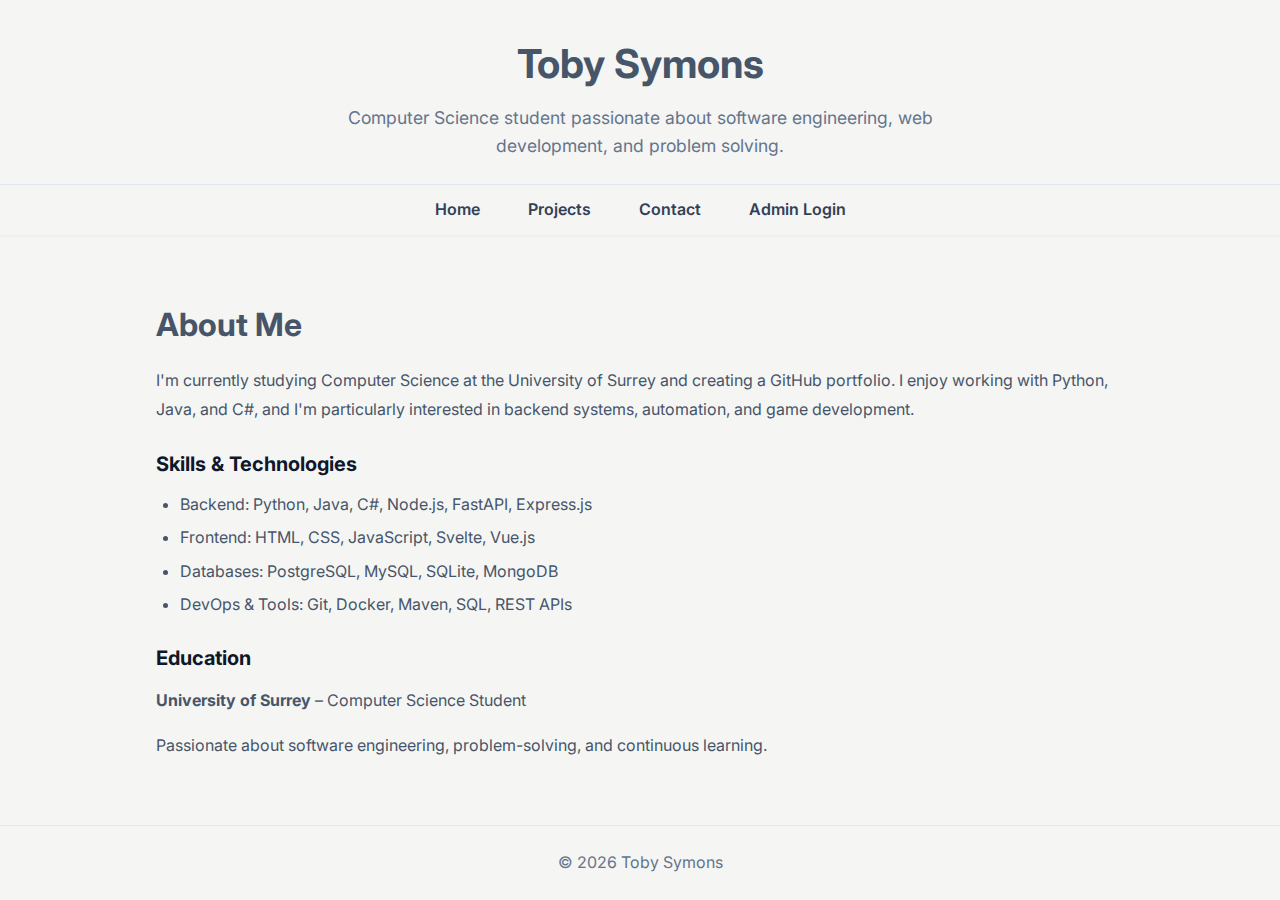
<file: index.html>
<!DOCTYPE html>
<html lang="en">
<head>
  <meta charset="UTF-8" />
  <meta name="viewport" content="width=device-width, initial-scale=1.0" />
  <title>Toby Symons | Portfolio</title>
  <link href="https://fonts.googleapis.com/css2?family=Inter:wght@400;600;800&display=swap" rel="stylesheet">
  <style>
    * {
      margin: 0;
      padding: 0;
      box-sizing: border-box;
    }
    
    body {
      font-family: 'Inter', sans-serif;
      background-color: #f5f5f4;
      color: #334155;
      line-height: 1.6;
    }
  </style>
  <script type="module" crossorigin src="/assets/index-BenlSx1e.js"></script>
  <link rel="stylesheet" crossorigin href="/assets/index-DJ2OShw5.css">
</head>
<body>
  <div id="app"></div>
</body>
</html>
</file>
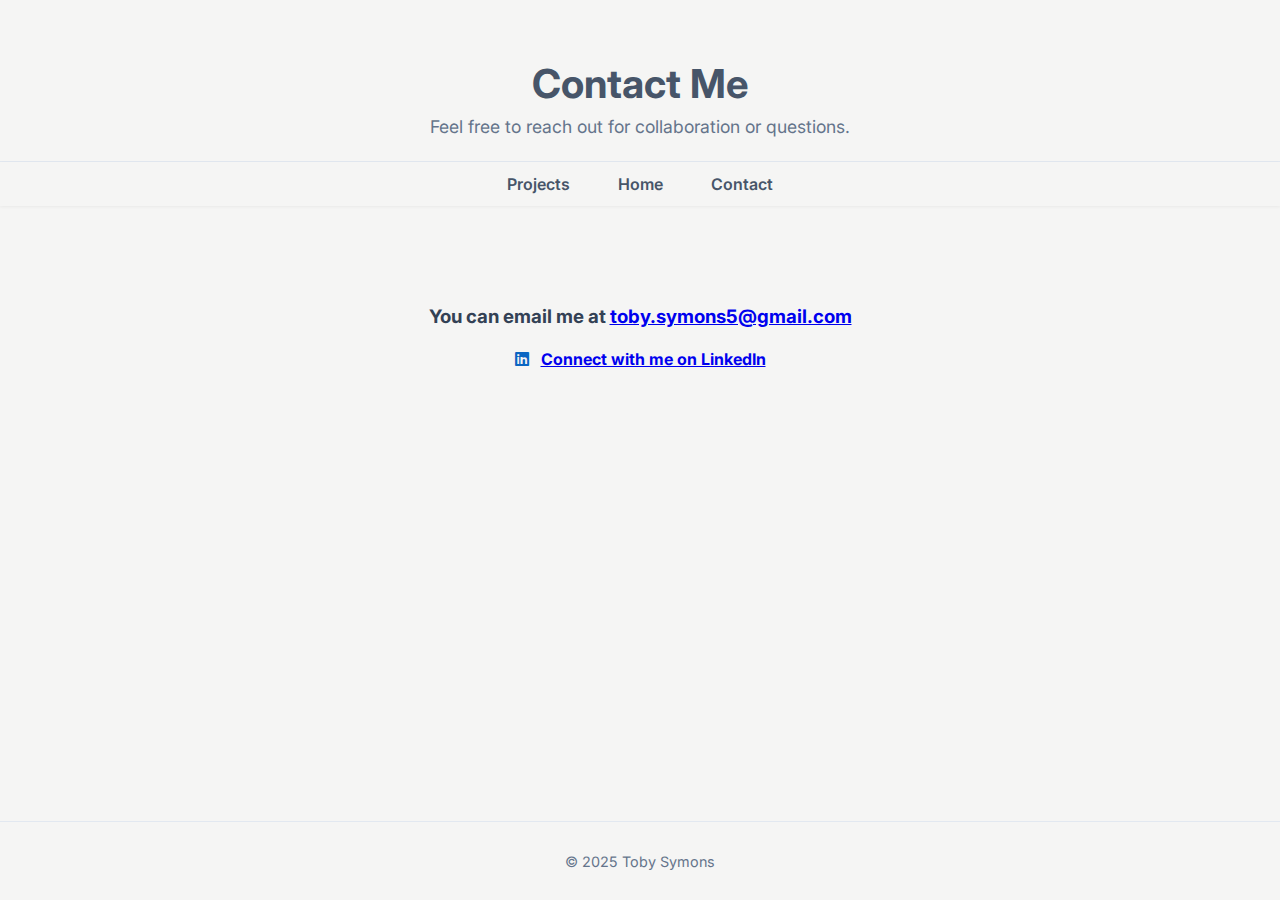
<file: contact.html>
<!DOCTYPE html>
<html lang="en">
<head>
  <meta charset="UTF-8" />
  <meta name="viewport" content="width=device-width, initial-scale=1.0" />
  <title>Toby Symons | Contact</title>
  <link rel="stylesheet" href="styles.css" />
  <link rel="stylesheet" href="https://cdnjs.cloudflare.com/ajax/libs/font-awesome/6.5.0/css/all.min.css">
</head>
<body>
  <div class="wrapper">

    <header>
      <h1>Contact Me</h1>
      <p>Feel free to reach out for collaboration or questions.</p>
    </header>

    <nav>
      <a href="projects.html">Projects</a>
      <a href="index.html">Home</a>
      <a href="contact.html">Contact</a>
    </nav>

    <main>
      <section>
        <h3>
          You can email me at 
          <a href="mailto:toby.symons5@gmail.com">toby.symons5@gmail.com</a>
        </h3>

        <h4>
          <i class="fab fa-linkedin" style="color:#0a66c2; margin-right:8px;"></i>
          <a href="https://www.linkedin.com/in/toby-symons-83961a303" target="_blank" rel="noopener noreferrer">
            Connect with me on LinkedIn
          </a>
        </h4>
      </section>
    </main>

  </div>

  <footer>
    <p>&copy; 2025 Toby Symons</p>
  </footer>
</body>
</html>
</file>
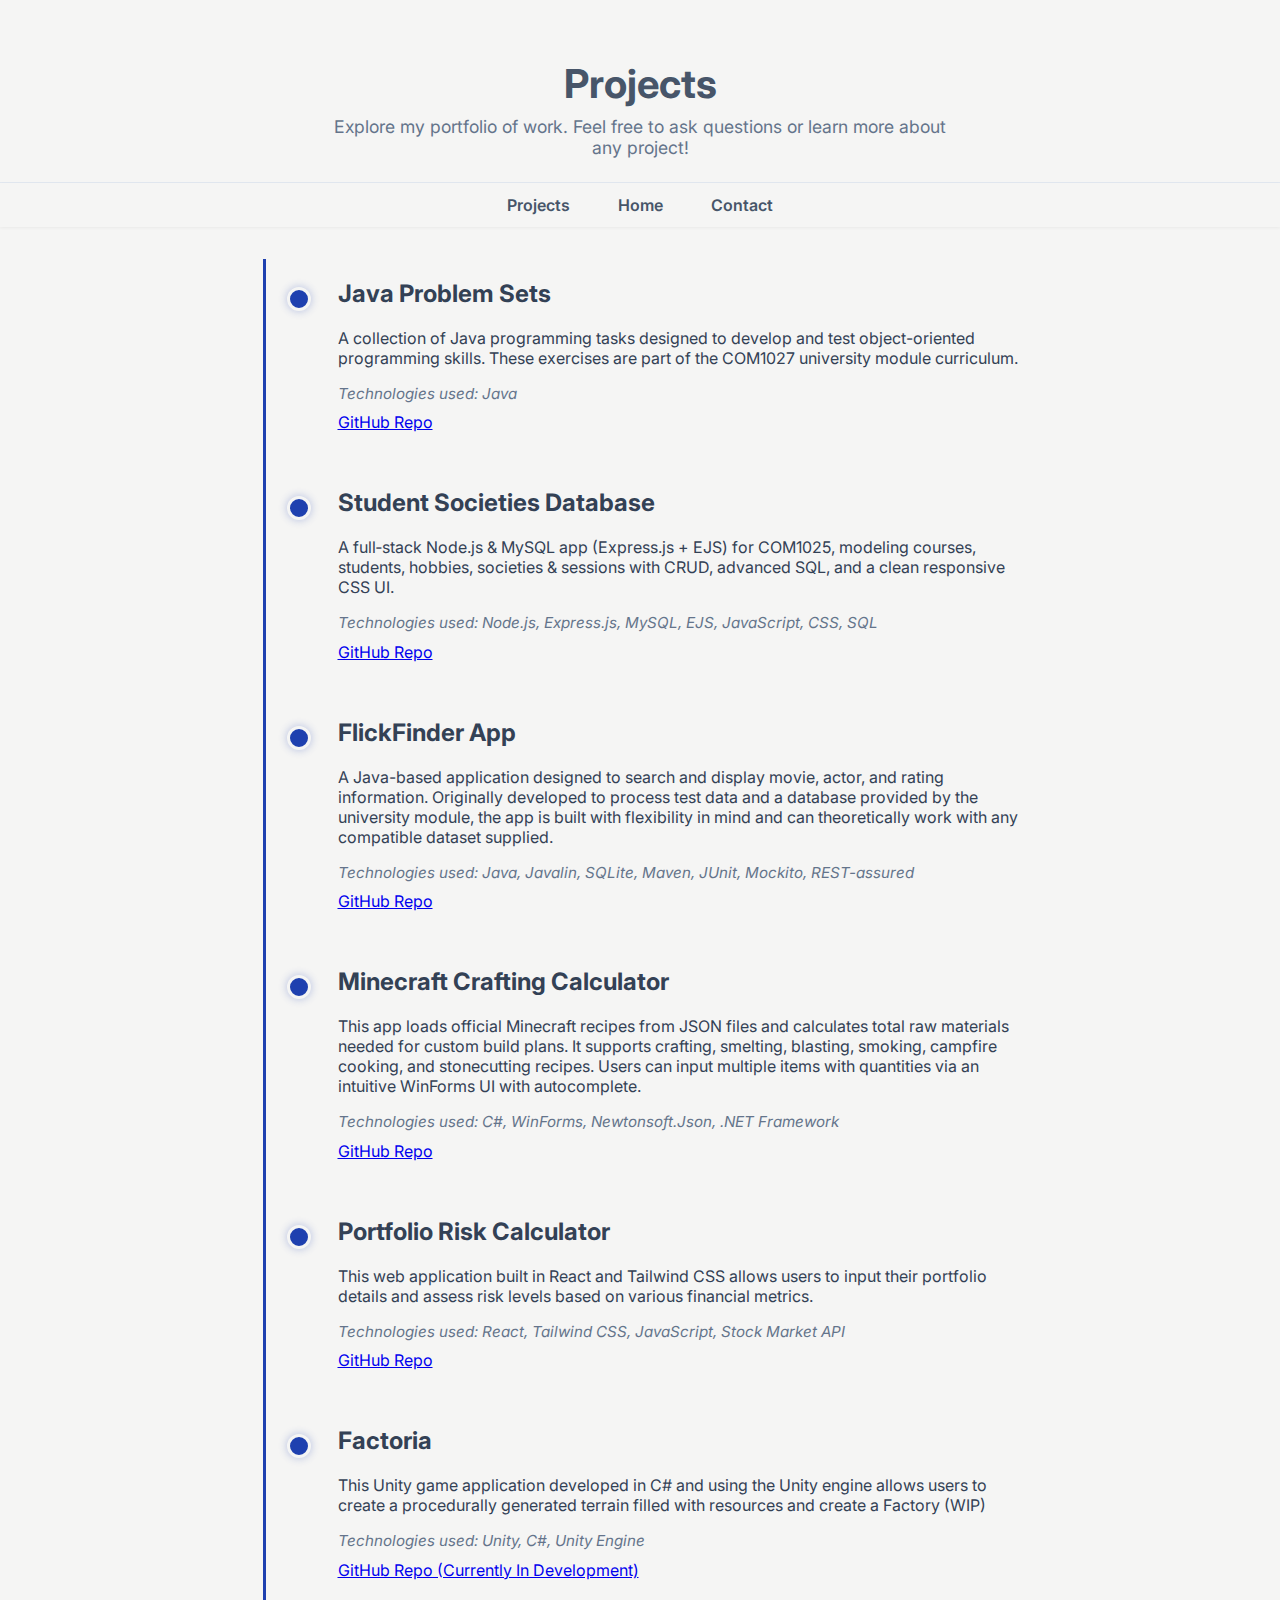
<file: projects.html>
<!DOCTYPE html>
<html lang="en">
<head>
  <meta charset="UTF-8" />
  <meta name="viewport" content="width=device-width, initial-scale=1.0" />
  <title>Toby Symons | Portfolio</title>
  <link rel="stylesheet" href="styles.css" />
  <link href="https://fonts.googleapis.com/css2?family=Inter:wght@400;600;800&display=swap" rel="stylesheet">
</head>
<body>
  <div class="wrapper">

    <header>
      <h1>Projects</h1>
      <p>Explore my portfolio of work. Feel free to ask questions or learn more about any project!</p>
    </header>

    <nav>
      <a href="projects.html">Projects</a>
      <a href="index.html">Home</a>
      <a href="contact.html">Contact</a>
    </nav>

  <div class="timeline">

   <div class="project">
  <h2>Java Problem Sets</h2>
  <p>A collection of Java programming tasks designed to develop and test object-oriented programming skills. These exercises are part of the COM1027 university module curriculum.</p>
  <p class="tech">Technologies used: Java</p>
  <a href="https://github.com/toby-sym/Java-Problem-Sets" target="_blank" rel="noopener">GitHub Repo</a>
</div>

    <div class="project">
      <h2>Student Societies Database</h2>
      <p>A full‑stack Node.js & MySQL app (Express.js + EJS) for COM1025, modeling courses, students, hobbies, societies & sessions with CRUD, advanced SQL, and a clean responsive CSS UI.</p>
      <p class="tech">Technologies used: Node.js, Express.js, MySQL, EJS, JavaScript, CSS, SQL</p>
      <a href="https://github.com/toby-sym/Student-Societies-Database" target="_blank" rel="noopener">GitHub Repo</a>
    </div>

    <div class="project">
      <h2>FlickFinder App</h2>
      <p>A Java-based application designed to search and display movie, actor, and rating information. Originally developed to process test data and a database provided by the university module, the app is built with flexibility in mind and can theoretically work with any compatible dataset supplied.</p>
      <p class="tech">Technologies used: Java, Javalin, SQLite, Maven, JUnit, Mockito, REST-assured</p>
      <a href="https://github.com/toby-sym/Flickfinder-App/" target="_blank" rel="noopener">GitHub Repo</a>
    </div>

    <div class="project">
      <h2>Minecraft Crafting Calculator</h2>
      <p>This app loads official Minecraft recipes from JSON files and calculates total raw materials needed for custom build plans. It supports crafting, smelting, blasting, smoking, campfire cooking, and stonecutting recipes. Users can input multiple items with quantities via an intuitive WinForms UI with autocomplete.</p>
      <p class="tech">Technologies used: C#, WinForms, Newtonsoft.Json, .NET Framework</p>
      <a href="https://github.com/toby-sym/Minecraft-Crafting-Calculator/" target="_blank" rel="noopener">GitHub Repo</a>
    </div>

    <div class="project">
      <h2>Portfolio Risk Calculator</h2>
      <p>This web application built in React and Tailwind CSS allows users to input their portfolio details and assess risk levels based on various financial metrics.</p>
      <p class="tech">Technologies used: React, Tailwind CSS, JavaScript, Stock Market API</p>
      <a href="https://github.com/toby-sym/portfolio-risk-visualiser" target="_blank" rel="noopener">GitHub Repo</a>
    </div>

    <div class="project">
      <h2>Factoria</h2>
      <p>This Unity game application developed in C# and using the Unity engine allows users to create a procedurally generated terrain filled with resources and create a Factory (WIP)</p>
      <p class="tech">Technologies used: Unity, C#, Unity Engine</p>
      <a href="https://github.com/toby-sym/Factoria" target="_blank" rel="noopener">GitHub Repo (Currently In Development)</a>
    </div>


  </div>
</body>
</html>
</file>
<file: assets/index-DJ2OShw5.css>
section.svelte-f7as2o{margin:2rem 0}h2.svelte-f7as2o{font-size:2rem;margin-bottom:1rem;color:#475569}h3.svelte-f7as2o{font-size:1.25rem;margin-top:1.5rem;margin-bottom:.75rem;color:#0f172a}p.svelte-f7as2o{margin-bottom:1rem;line-height:1.8;color:#475569}ul.svelte-f7as2o{margin-left:1.5rem;margin-bottom:1.5rem;color:#475569}li.svelte-f7as2o{margin-bottom:.5rem}@media (max-width: 640px){h2.svelte-f7as2o{font-size:1.5rem}h3.svelte-f7as2o{font-size:1.1rem}}section.svelte-1ro8iuz.svelte-1ro8iuz{margin:2rem 0}h2.svelte-1ro8iuz.svelte-1ro8iuz{font-size:2rem;margin-bottom:.5rem;color:#475569}section.svelte-1ro8iuz>p.svelte-1ro8iuz:first-of-type{font-size:1.1rem;color:#64748b;margin-bottom:1.5rem}.timeline.svelte-1ro8iuz.svelte-1ro8iuz{display:flex;flex-direction:column;gap:2rem}.project.svelte-1ro8iuz.svelte-1ro8iuz{background:#fff;border:1px solid #e2e8f0;border-radius:8px;padding:1.5rem;box-shadow:0 1px 3px #0000000d;transition:box-shadow .3s ease}.project.svelte-1ro8iuz.svelte-1ro8iuz:hover{box-shadow:0 4px 12px #0000001a}.project.svelte-1ro8iuz h3.svelte-1ro8iuz{font-size:1.5rem;margin-bottom:.5rem;color:#0f172a}.project.svelte-1ro8iuz p.svelte-1ro8iuz{margin-bottom:.75rem;line-height:1.6}.tech.svelte-1ro8iuz.svelte-1ro8iuz{font-size:.9rem;color:#64748b;font-style:italic;margin-bottom:1rem!important}.project.svelte-1ro8iuz a.svelte-1ro8iuz{display:inline-block;margin-right:1rem;padding:.5rem 1rem;background-color:#0f172a;color:#fff;text-decoration:none;border-radius:4px;font-weight:600;transition:background-color .3s ease}.project.svelte-1ro8iuz a.svelte-1ro8iuz:hover{background-color:#1e293b}.error.svelte-1ro8iuz.svelte-1ro8iuz{color:#dc2626;background:#fee2e2;padding:1rem;border-radius:4px;border-left:4px solid #dc2626}@media (max-width: 640px){h2.svelte-1ro8iuz.svelte-1ro8iuz{font-size:1.5rem}.project.svelte-1ro8iuz.svelte-1ro8iuz{padding:1rem}.project.svelte-1ro8iuz h3.svelte-1ro8iuz{font-size:1.25rem}}section.svelte-16tsf5e{max-width:400px;margin:3rem auto;background:#fff;border:1px solid #e2e8f0;border-radius:8px;padding:2rem;box-shadow:0 1px 3px #0000000d}h2.svelte-16tsf5e{text-align:center;margin-bottom:2rem;color:#0f172a;font-size:1.5rem}.alert.svelte-16tsf5e{padding:.75rem 1rem;border-radius:4px;margin-bottom:1.5rem;border-left:4px solid}.alert.error.svelte-16tsf5e{background-color:#fee2e2;color:#991b1b;border-left-color:#dc2626}form.svelte-16tsf5e{display:flex;flex-direction:column;gap:1.5rem}.form-group.svelte-16tsf5e{display:flex;flex-direction:column;gap:.5rem}label.svelte-16tsf5e{font-weight:600;color:#0f172a;font-size:.9rem}input.svelte-16tsf5e{padding:.75rem;border:1px solid #cbd5e1;border-radius:4px;font-size:1rem;font-family:inherit;transition:border-color .3s ease}input.svelte-16tsf5e:focus{outline:none;border-color:#0f172a;box-shadow:0 0 0 3px #0f172a1a}input.svelte-16tsf5e:disabled{background-color:#f1f5f9;cursor:not-allowed}button.svelte-16tsf5e{padding:.75rem 1.5rem;background-color:#0f172a;color:#fff;border:none;border-radius:4px;font-weight:600;font-size:1rem;cursor:pointer;transition:background-color .3s ease}button.svelte-16tsf5e:hover:not(:disabled){background-color:#1e293b}button.svelte-16tsf5e:disabled{background-color:#cbd5e1;cursor:not-allowed}section.svelte-ibpt1h.svelte-ibpt1h{max-width:800px;margin:0 auto}h2.svelte-ibpt1h.svelte-ibpt1h{font-size:2rem;margin-bottom:1.5rem;color:#0f172a}h3.svelte-ibpt1h.svelte-ibpt1h{font-size:1.25rem;margin-top:1.5rem;margin-bottom:1rem;color:#0f172a}h4.svelte-ibpt1h.svelte-ibpt1h{font-size:1.1rem;margin-bottom:.5rem;color:#0f172a}.alert.svelte-ibpt1h.svelte-ibpt1h{padding:.75rem 1rem;border-radius:4px;margin-bottom:1.5rem;border-left:4px solid}.alert.error.svelte-ibpt1h.svelte-ibpt1h{background-color:#fee2e2;color:#991b1b;border-left-color:#dc2626}.alert.success.svelte-ibpt1h.svelte-ibpt1h{background-color:#dcfce7;color:#166534;border-left-color:#22c55e}.btn.svelte-ibpt1h.svelte-ibpt1h{padding:.5rem 1rem;border:none;border-radius:4px;font-weight:600;cursor:pointer;font-size:.9rem;transition:all .3s ease}.btn.svelte-ibpt1h.svelte-ibpt1h:disabled{opacity:.5;cursor:not-allowed}.btn-primary.svelte-ibpt1h.svelte-ibpt1h{background-color:#0f172a;color:#fff}.btn-primary.svelte-ibpt1h.svelte-ibpt1h:hover:not(:disabled){background-color:#1e293b}.btn-secondary.svelte-ibpt1h.svelte-ibpt1h{background-color:#cbd5e1;color:#0f172a}.btn-secondary.svelte-ibpt1h.svelte-ibpt1h:hover{background-color:#94a3b8}.btn-small.svelte-ibpt1h.svelte-ibpt1h{padding:.35rem .75rem;font-size:.8rem}.btn-danger.svelte-ibpt1h.svelte-ibpt1h{background-color:#dc2626;color:#fff}.btn-danger.svelte-ibpt1h.svelte-ibpt1h:hover{background-color:#b91c1c}.link-btn.svelte-ibpt1h.svelte-ibpt1h{background:none;border:none;color:#0f172a;text-decoration:underline;cursor:pointer;font-weight:600}.link-btn.svelte-ibpt1h.svelte-ibpt1h:hover{color:#1e293b}.form-container.svelte-ibpt1h.svelte-ibpt1h{background:#fff;border:1px solid #e2e8f0;border-radius:8px;padding:1.5rem;margin-bottom:2rem;box-shadow:0 1px 3px #0000000d}form.svelte-ibpt1h.svelte-ibpt1h{display:flex;flex-direction:column;gap:1rem}.form-group.svelte-ibpt1h.svelte-ibpt1h{display:flex;flex-direction:column;gap:.35rem}.form-group.checkbox.svelte-ibpt1h.svelte-ibpt1h{flex-direction:row;align-items:center}.form-group.checkbox.svelte-ibpt1h input.svelte-ibpt1h{margin:0;width:auto}.form-group.checkbox.svelte-ibpt1h label.svelte-ibpt1h{margin:0}label.svelte-ibpt1h.svelte-ibpt1h{font-weight:600;color:#0f172a;font-size:.9rem}input.svelte-ibpt1h.svelte-ibpt1h,textarea.svelte-ibpt1h.svelte-ibpt1h{padding:.5rem;border:1px solid #cbd5e1;border-radius:4px;font-size:.9rem;font-family:inherit}input.svelte-ibpt1h.svelte-ibpt1h:focus,textarea.svelte-ibpt1h.svelte-ibpt1h:focus{outline:none;border-color:#0f172a;box-shadow:0 0 0 3px #0f172a1a}.form-buttons.svelte-ibpt1h.svelte-ibpt1h{display:flex;gap:1rem;margin-top:.5rem}.projects-list.svelte-ibpt1h.svelte-ibpt1h{display:grid;grid-template-columns:repeat(auto-fill,minmax(250px,1fr));gap:1.5rem}.project-card.svelte-ibpt1h.svelte-ibpt1h{background:#fff;border:1px solid #e2e8f0;border-radius:8px;padding:1rem;box-shadow:0 1px 3px #0000000d;display:flex;flex-direction:column}.project-card.svelte-ibpt1h h4.svelte-ibpt1h{margin-bottom:.5rem}.badge.svelte-ibpt1h.svelte-ibpt1h{display:inline-block;padding:.25rem .75rem;font-size:.75rem;font-weight:600;border-radius:12px;margin-bottom:.5rem;width:fit-content}.badge.featured.svelte-ibpt1h.svelte-ibpt1h{background-color:#fef3c7;color:#92400e}.description.svelte-ibpt1h.svelte-ibpt1h{color:#475569;margin-bottom:.5rem;flex-grow:1;font-size:.9rem}.tech.svelte-ibpt1h.svelte-ibpt1h{color:#64748b;font-size:.8rem;margin-bottom:1rem}.project-actions.svelte-ibpt1h.svelte-ibpt1h{display:flex;gap:.5rem}@media (max-width: 640px){.projects-list.svelte-ibpt1h.svelte-ibpt1h{grid-template-columns:1fr}.form-buttons.svelte-ibpt1h.svelte-ibpt1h{flex-direction:column}.btn.svelte-ibpt1h.svelte-ibpt1h{width:100%}}section.svelte-3v91pd.svelte-3v91pd{margin:2rem 0}h2.svelte-3v91pd.svelte-3v91pd{font-size:2rem;margin-bottom:1rem;color:#475569}section.svelte-3v91pd>p.svelte-3v91pd{font-size:1.1rem;color:#64748b;margin-bottom:2rem}.contact-methods.svelte-3v91pd.svelte-3v91pd{display:grid;grid-template-columns:repeat(auto-fit,minmax(200px,1fr));gap:2rem}.method.svelte-3v91pd.svelte-3v91pd{background:#fff;border:1px solid #e2e8f0;border-radius:8px;padding:1.5rem;text-align:center}.method.svelte-3v91pd h3.svelte-3v91pd{font-size:1.1rem;margin-bottom:.75rem;color:#0f172a}.method.svelte-3v91pd a.svelte-3v91pd{color:#0f172a;text-decoration:none;font-weight:600;transition:color .3s ease}.method.svelte-3v91pd a.svelte-3v91pd:hover{color:#475569}@media (max-width: 640px){h2.svelte-3v91pd.svelte-3v91pd{font-size:1.5rem}.contact-methods.svelte-3v91pd.svelte-3v91pd{grid-template-columns:1fr}}*{margin:0;padding:0;box-sizing:border-box}body{font-family:Inter,sans-serif;background-color:#f5f5f4;color:#334155}#app{display:flex;flex-direction:column;min-height:100vh}header.svelte-1s2jry4.svelte-1s2jry4{background-color:#f5f5f4;padding:2rem 1rem 1.5rem;text-align:center;border-bottom:1px solid #e2e8f0}header.svelte-1s2jry4 h1.svelte-1s2jry4{font-size:2.5rem;margin-bottom:.5rem;color:#475569}header.svelte-1s2jry4 p.svelte-1s2jry4{font-size:1.1rem;max-width:640px;margin:0 auto;color:#64748b}nav.svelte-1s2jry4.svelte-1s2jry4{display:flex;justify-content:center;gap:3rem;padding:.75rem 0;background-color:#f5f5f4;box-shadow:0 1px 3px #0000000d;font-weight:600;font-size:1rem;flex-wrap:wrap}nav.svelte-1s2jry4 a.svelte-1s2jry4{color:#334155;text-decoration:none;transition:color .3s ease;cursor:pointer}nav.svelte-1s2jry4 a.svelte-1s2jry4:hover{color:#0f172a}main.svelte-1s2jry4.svelte-1s2jry4{flex:1;max-width:1000px;margin:0 auto;width:100%;padding:2rem 1rem}footer.svelte-1s2jry4.svelte-1s2jry4{text-align:center;background-color:#f5f5f4;padding:1.5rem;border-top:1px solid #e2e8f0;color:#64748b}@media (max-width: 640px){header.svelte-1s2jry4 h1.svelte-1s2jry4{font-size:1.875rem}nav.svelte-1s2jry4.svelte-1s2jry4{gap:1.5rem}main.svelte-1s2jry4.svelte-1s2jry4{padding:1rem}}
</file>
<file: styles.css>
@import url('https://fonts.googleapis.com/css2?family=Inter:wght@400;600;800&display=swap');

html, body {
  height: 100%;
  margin: 0;
  font-family: 'Inter', sans-serif;
  background-color: #f5f5f4;
  color: #334155;
}

body {
  display: flex;
  flex-direction: column;
}

.wrapper {
  flex: 1;
  display: flex;
  flex-direction: column;
}

header {
  background-color: #f5f5f4;
  padding: 2rem 1rem 1.5rem;
  text-align: center;
  border-bottom: 1px solid #e2e8f0;
}

header h1 {
  font-size: 2.5rem;
  margin-bottom: 0.5rem;
  color: #475569;
}

header p {
  font-size: 1.1rem;
  max-width: 640px;
  margin: 0 auto;
  color: #64748b;
}

nav {
    display: flex;
    justify-content: center;
    gap: 3rem;
    padding: 0.75rem 0;
    background-color: #f5f5f4;
    box-shadow: 0 1px 3px rgba(0, 0, 0, 0.05);
    font-weight: 600;
    font-size: 1rem;
    margin-bottom: 2rem;
  }
  
  nav a {
    color: #475569;
    text-decoration: none;
    transition: color 0.2s ease;
  }
  
  nav a:hover {
    color: #1e40af;
  }
  

main {
  flex: 1;
  padding: 3rem 1.5rem;
  text-align: center;
}

main h2 {
  font-size: 2rem;
  color: #475569;
  margin-bottom: 1rem;
}

main p {
  color: #334155;
  line-height: 1.6;
  max-width: 720px;
  margin: 0 auto;
}

footer {
  background-color: #f5f5f4;
  color: #64748b;
  text-align: center;
  padding: 1rem;
  font-size: 0.9rem;
  border-top: 1px solid #e2e8f0;
}

.timeline {
  position: relative;
  max-width: 720px;
  margin: 0 auto 4rem;
  padding-left: 2rem;
  border-left: 3px solid #1e40af;
  text-align: left;
}

.project {
  position: relative;
  margin-bottom: 3.5rem;
  padding-left: 2.5rem;
}

.project::before {
  content: "";
  position: absolute;
  left: -11px;
  top: 8px;
  width: 18px;
  height: 18px;
  background-color: #1e40af;
  border: 3px solid #f5f5f4;
  border-radius: 50%;
  box-shadow: 0 0 8px rgba(30, 64, 175, 0.3);
}

.project h3 {
  font-weight: 600;
  font-size: 1.5rem;
  color: #1e40af;
  margin-bottom: 0.4rem;
}

.project p.tech {
  font-style: italic;
  color: #64748b;
  margin-bottom: 0.6rem;
  font-size: 0.95rem;
}

.project p.links a {
  color: #1e40af;
  font-weight: 600;
  text-decoration: none;
  margin-right: 1.5rem;
  transition: color 0.2s ease;
}

.project p.links a:hover {
  text-decoration: underline;
  color: #3b82f6;
}
</file>
